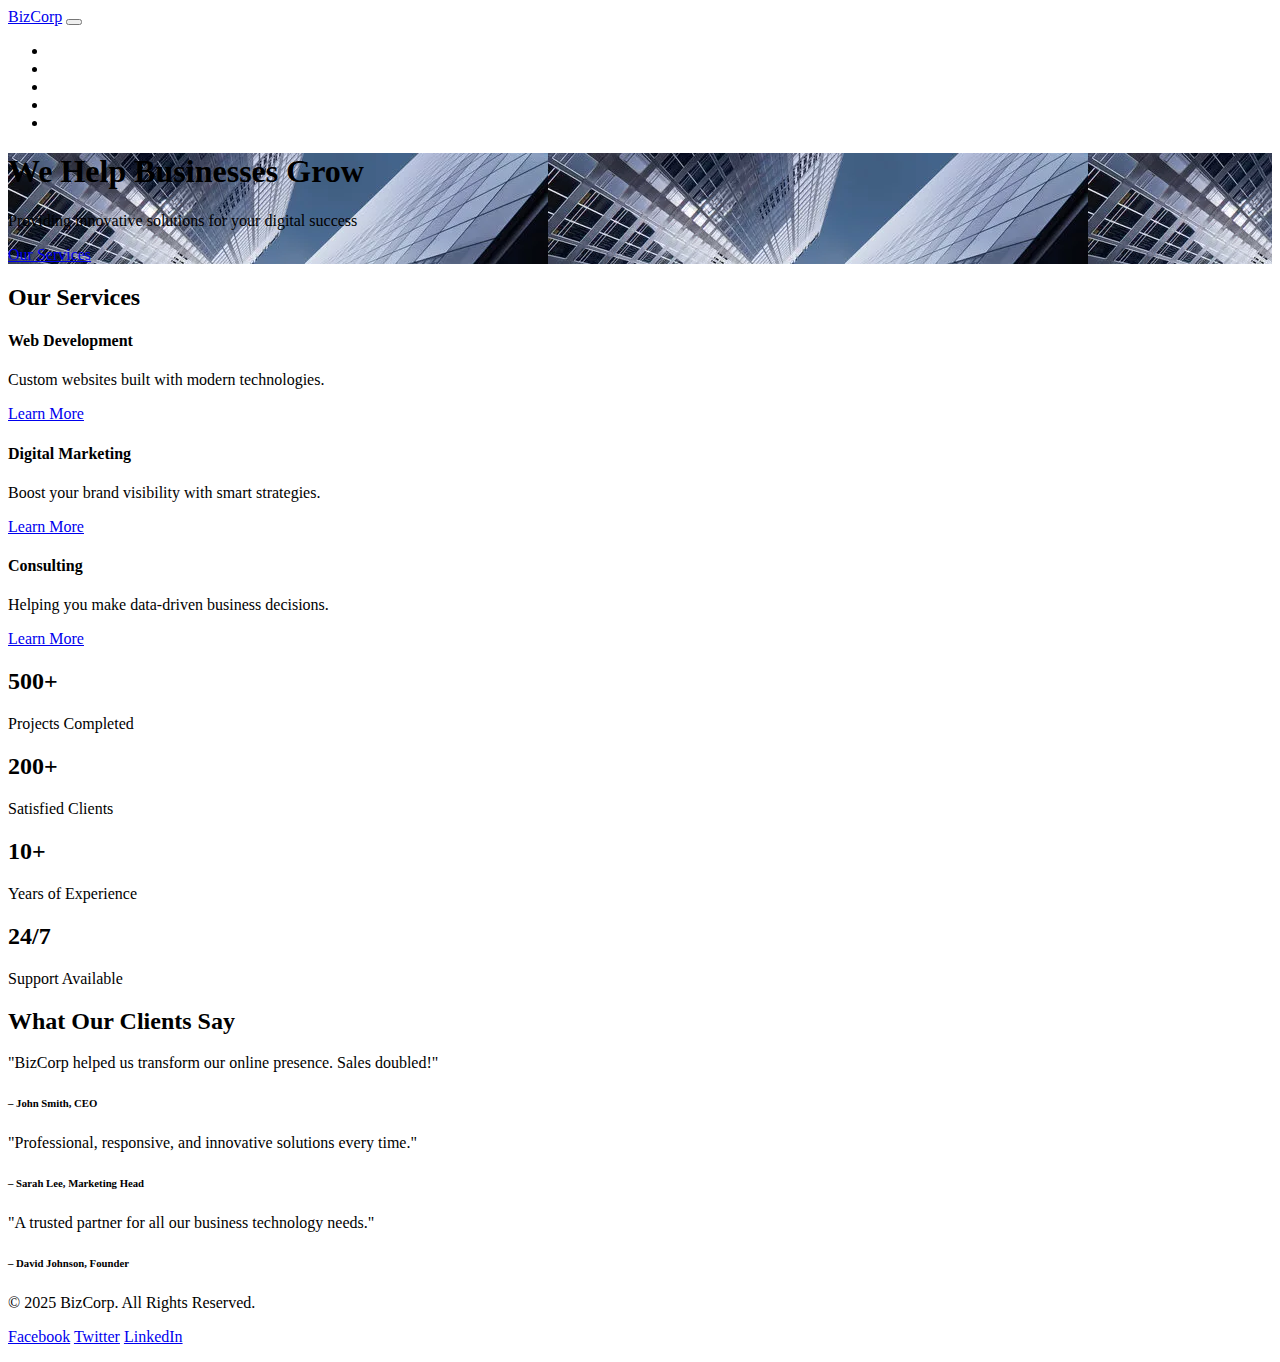
<file: home page/index.html>
<!DOCTYPE html>
<html lang="en">
  <head>
    <meta charset="UTF-8" />
    <meta http-equiv="X-UA-Compatible" content="IE=edge" />
    <meta name="viewport" content="width=device-width, initial-scale=1.0" />
    <link
      href="https://cdn.jsdelivr.net/npm/bootstrap@5.0.2/dist/css/bootstrap.min.css"
      rel="stylesheet"
      integrity="sha384-EVSTQN3/azprG1Anm3QDgpJLIm9Nao0Yz1ztcQTwFspd3yD65VohhpuuCOmLASjC"
      crossorigin="anonymous"
    />
    <title>Business Homepage</title>
    <link rel="stylesheet" href="style.css">
  </head>
  <body>
    <!-- Navbar -->
    <nav class="navbar navbar-expand-lg navbar-dark bg-dark shadow-sm">
      <div class="container">
        <a class="navbar-brand fw-bold" href="#">BizCorp</a>
        <button
          class="navbar-toggler"
          type="button"
          data-bs-toggle="collapse"
          data-bs-target="#navbarNav"
          aria-controls="navbarNav"
          aria-expanded="false"
          aria-label="Toggle navigation"
        >
          <span class="navbar-toggler-icon"></span>
        </button>
        <div class="collapse navbar-collapse" id="navbarNav">
          <ul class="navbar-nav ms-auto">
            <li class="nav-item"><a class="nav-link active" href="#">Home</a></li>
            <li class="nav-item"><a class="nav-link" href="#">About</a></li>
            <li class="nav-item"><a class="nav-link" href="#">Services</a></li>
            <li class="nav-item"><a class="nav-link" href="#">Clients</a></li>
            <li class="nav-item"><a class="nav-link" href="#">Contact</a></li>
          </ul>
        </div>
      </div>
    </nav>

    <!-- Hero Section -->
    <header class="bg-primary text-white text-center py-5">
      <div class="container" style="background-image: url(./images/360_F_45635163_9w7b04mLR3AedzVqkAWKHNQjwQZOGg0F.webp);">
        <h1 class="display-4 fw-bold">We Help Businesses Grow</h1>
        <p class="lead">Providing innovative solutions for your digital success</p>
        <a href="#services" class="btn btn-light btn-lg mt-3">Our Services</a>
      </div>
    </header>

    <!-- Services Section -->
    <section class="py-5" id="services">
      <div class="container text-center">
        <h2 class="fw-bold mb-4">Our Services</h2>
        <div class="row g-4">
          <div class="col-md-4">
            <div class="card shadow-sm p-4 border-0">
              <h4 class="fw-bold">Web Development</h4>
              <p>Custom websites built with modern technologies.</p>
              <a href="#" class="btn btn-primary">Learn More</a>
            </div>
          </div>
          <div class="col-md-4">
            <div class="card shadow-sm p-4 border-0">
              <h4 class="fw-bold">Digital Marketing</h4>
              <p>Boost your brand visibility with smart strategies.</p>
              <a href="#" class="btn btn-primary">Learn More</a>
            </div>
          </div>
          <div class="col-md-4">
            <div class="card shadow-sm p-4 border-0">
              <h4 class="fw-bold">Consulting</h4>
              <p>Helping you make data-driven business decisions.</p>
              <a href="#" class="btn btn-primary">Learn More</a>
            </div>
          </div>
        </div>
      </div>
    </section>

    <!-- Statistics Section -->
    <section class="bg-light py-5">
      <div class="container text-center">
        <div class="row g-4">
          <div class="col-md-3">
            <h2 class="fw-bold text-primary">500+</h2>
            <p>Projects Completed</p>
          </div>
          <div class="col-md-3">
            <h2 class="fw-bold text-primary">200+</h2>
            <p>Satisfied Clients</p>
          </div>
          <div class="col-md-3">
            <h2 class="fw-bold text-primary">10+</h2>
            <p>Years of Experience</p>
          </div>
          <div class="col-md-3">
            <h2 class="fw-bold text-primary">24/7</h2>
            <p>Support Available</p>
          </div>
        </div>
      </div>
    </section>

    <!-- Clients / Testimonials -->
    <section class="py-5">
      <div class="container text-center">
        <h2 class="fw-bold mb-4">What Our Clients Say</h2>
        <div class="row g-4">
          <div class="col-md-4">
            <div class="card shadow-sm p-3">
              <p>"BizCorp helped us transform our online presence. Sales doubled!"</p>
              <h6 class="fw-bold">– John Smith, CEO</h6>
            </div>
          </div>
          <div class="col-md-4">
            <div class="card shadow-sm p-3">
              <p>"Professional, responsive, and innovative solutions every time."</p>
              <h6 class="fw-bold">– Sarah Lee, Marketing Head</h6>
            </div>
          </div>
          <div class="col-md-4">
            <div class="card shadow-sm p-3">
              <p>"A trusted partner for all our business technology needs."</p>
              <h6 class="fw-bold">– David Johnson, Founder</h6>
            </div>
          </div>
        </div>
      </div>
    </section>

    <!-- Footer -->
    <footer class="bg-dark text-white text-center py-4">
      <div class="container">
        <p class="mb-1">&copy; 2025 BizCorp. All Rights Reserved.</p>
        <p>
          <a href="#" class="text-white me-3">Facebook</a>
          <a href="#" class="text-white me-3">Twitter</a>
          <a href="#" class="text-white">LinkedIn</a>
        </p>
      </div>
    </footer>

    <script
      src="https://cdn.jsdelivr.net/npm/bootstrap@5.0.2/dist/js/bootstrap.bundle.min.js"
      integrity="sha384-MrcW6ZMFYlzcLA8Nl+NtUVF0sA7MsXsP1UyJoMp4YLEuNSfAP+JcXn/tWtIaxVXM"
      crossorigin="anonymous"
    ></script>
  </body>
</html>
</file>
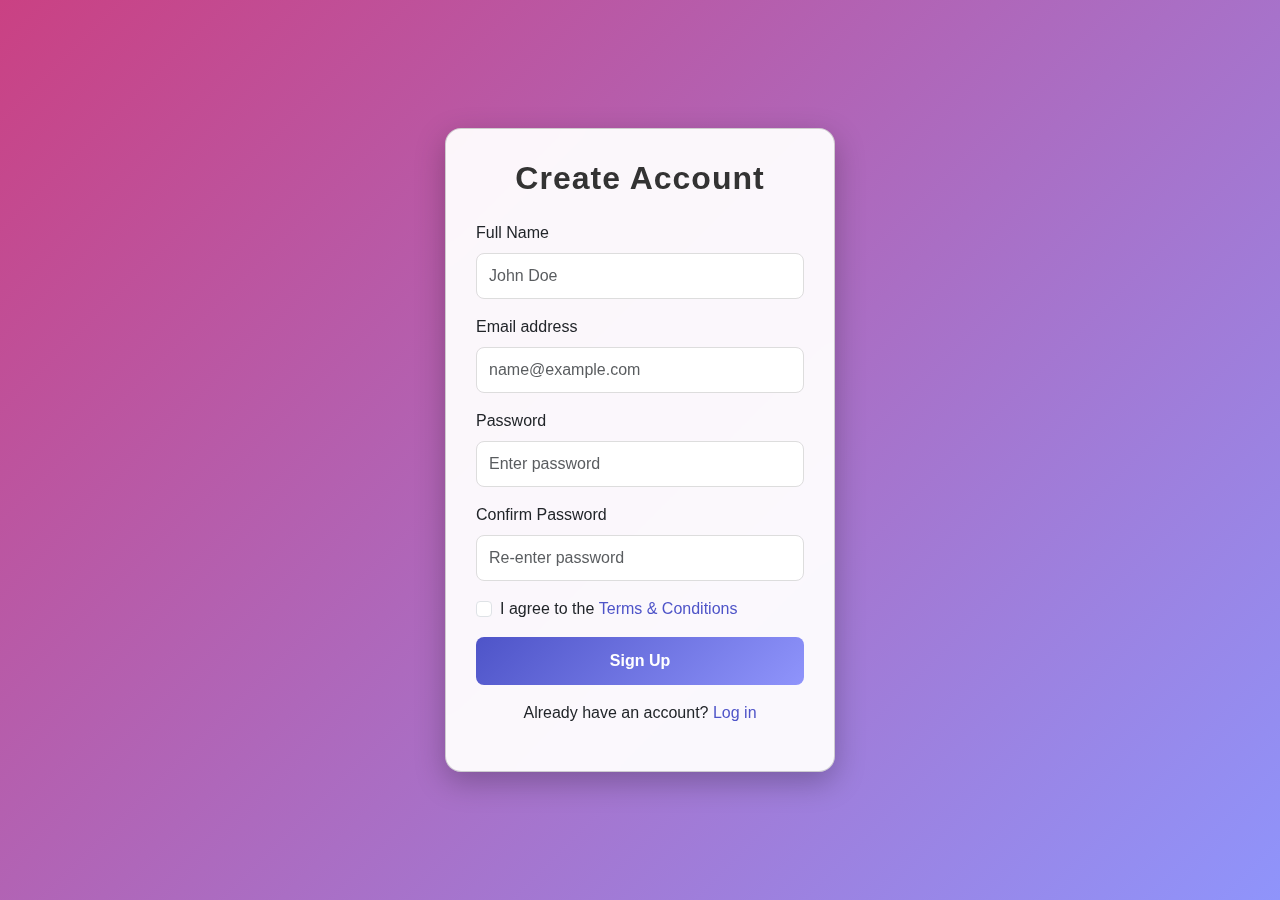
<file: signup page/index.html>
<!DOCTYPE html>
<html lang="en">
<head>
  <meta charset="UTF-8" />
  <meta name="viewport" content="width=device-width, initial-scale=1.0" />
  <title>Sign Up</title>

  <!-- Bootstrap CSS -->
  <link href="https://cdn.jsdelivr.net/npm/bootstrap@5.3.3/dist/css/bootstrap.min.css" rel="stylesheet">

  <!-- Custom CSS -->
  <link rel="stylesheet" href="style.css">
</head>
<body>

  <div class="signup-container">
    <div class="card signup-card">
      <h2 class="text-center mb-4">Create Account</h2>
      <form id="signupForm" novalidate>
        
        <!-- Name -->
        <div class="mb-3">
          <label for="name" class="form-label">Full Name</label>
          <input type="text" class="form-control" id="name" placeholder="John Doe" required>
          <div class="invalid-feedback">Please enter your full name.</div>
        </div>

        <!-- Email -->
        <div class="mb-3">
          <label for="email" class="form-label">Email address</label>
          <input type="email" class="form-control" id="email" placeholder="name@example.com" required>
          <div class="invalid-feedback">Please enter a valid email address.</div>
        </div>

        <!-- Password -->
        <div class="mb-3">
          <label for="password" class="form-label">Password</label>
          <input type="password" class="form-control" id="password" placeholder="Enter password" minlength="6" required>
          <div class="invalid-feedback">Password must be at least 6 characters.</div>
        </div>

        <!-- Confirm Password -->
        <div class="mb-3">
          <label for="confirmPassword" class="form-label">Confirm Password</label>
          <input type="password" class="form-control" id="confirmPassword" placeholder="Re-enter password" required>
          <div class="invalid-feedback">Passwords do not match.</div>
        </div>

        <!-- Terms -->
        <div class="form-check mb-3">
          <input class="form-check-input" type="checkbox" id="terms" required>
          <label class="form-check-label" for="terms">
            I agree to the <a href="#">Terms & Conditions</a>
          </label>
          <div class="invalid-feedback">You must agree before signing up.</div>
        </div>

        <!-- Submit -->
        <button type="submit" class="btn btn-primary w-100">Sign Up</button>

        <!-- Login Link -->
        <p class="text-center mt-3">
          Already have an account? <a href="#">Log in</a>
        </p>
      </form>
    </div>
  </div>

  <!-- Bootstrap JS -->
  <script src="https://cdn.jsdelivr.net/npm/bootstrap@5.3.3/dist/js/bootstrap.bundle.min.js"></script>

  <!-- Basic Validation -->
  <script>
    const form = document.getElementById('signupForm');
    form.addEventListener('submit', function(event) {
      event.preventDefault();
      event.stopPropagation();

      const password = document.getElementById('password');
      const confirmPassword = document.getElementById('confirmPassword');

      if (password.value !== confirmPassword.value) {
        confirmPassword.setCustomValidity("Passwords do not match");
      } else {
        confirmPassword.setCustomValidity("");
      }

      if (!form.checkValidity()) {
        form.classList.add('was-validated');
      } else {
        alert("Form submitted successfully!");
      }
    });
  </script>
</body>
</html>
</file>
<file: home page/style.css>
.carousel-item img {
  height: 500px;
  object-fit: cover;
}

.navbar-dark .navbar-nav .nav-link {
  color: #ffffff;
  transition: color 0.3s ease;
}

.navbar-dark .navbar-nav .nav-link:hover {
  color: #0d6efd; 
}

.container{
  
}
</file>
<file: signup page/style.css>
/* Background */
body {
  background: linear-gradient(135deg, #ca4183, #8f94fb);
  height: 100vh;
  display: flex;
  justify-content: center;
  align-items: center;
  font-family: 'Segoe UI', sans-serif;
  margin: 0;
  animation: fadeIn 1.2s ease-in-out;
}

/* Container */
.signup-container {
  width: 100%;
  max-width: 420px;
  padding: 15px;
}

/* Card Styling */
.signup-card {
  background: rgba(255, 255, 255, 0.95);
  backdrop-filter: blur(10px);
  border-radius: 16px;
  box-shadow: 0 10px 30px rgba(0,0,0,0.25);
  padding: 30px;
  transition: transform 0.3s ease, box-shadow 0.3s ease;
}

.signup-card:hover {
  transform: translateY(-5px);
  box-shadow: 0 12px 35px rgba(0,0,0,0.3);
}

/* Headings */
.signup-card h2 {
  font-weight: bold;
  color: #333;
  letter-spacing: 1px;
}

/* Inputs */
.form-control {
  border-radius: 8px;
  padding: 10px 12px;
  border: 1px solid #ddd;
  transition: border 0.2s ease, box-shadow 0.2s ease;
}

.form-control:focus {
  border-color: #4e54c8;
  box-shadow: 0 0 6px rgba(78, 84, 200, 0.4);
}

/* Buttons */
.btn-primary {
  background: linear-gradient(135deg, #4e54c8, #8f94fb);
  border: none;
  border-radius: 8px;
  padding: 12px;
  font-weight: 600;
  transition: transform 0.2s ease, background 0.3s ease;
}

.btn-primary:hover {
  background: linear-gradient(135deg, #3e43a1, #6c72f9);
  transform: translateY(-2px);
}

/* Links */
a {
  color: #4e54c8;
  text-decoration: none;
  font-weight: 500;
}

a:hover {
  text-decoration: underline;
}

/* Animation */
@keyframes fadeIn {
  from { opacity: 0; transform: translateY(20px); }
  to { opacity: 1; transform: translateY(0); }
}
</file>
